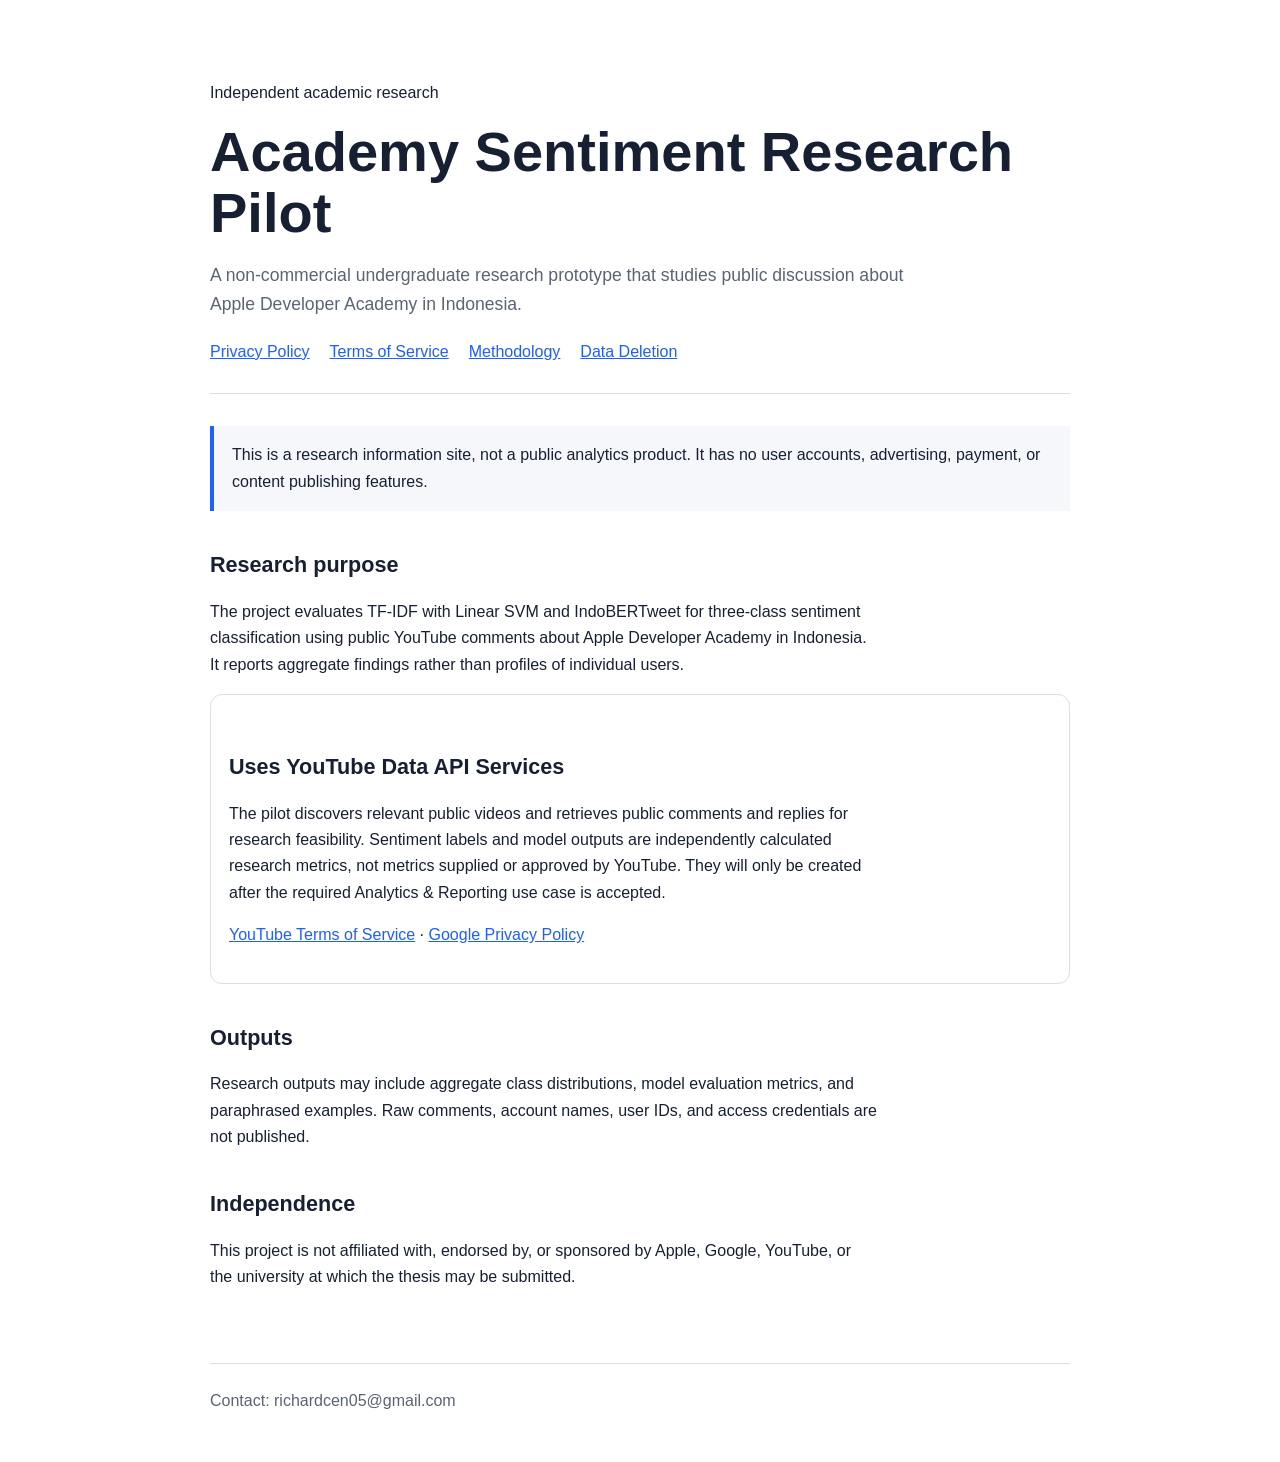
<file: index.html>
<!doctype html>
<html lang="en">
<head>
  <meta charset="utf-8">
  <meta name="viewport" content="width=device-width, initial-scale=1">
  <title>Academy Sentiment Research Pilot</title>
  <link rel="stylesheet" href="styles.css">
</head>
<body>
  <header>
    <p>Independent academic research</p>
    <h1>Academy Sentiment Research Pilot</h1>
    <p class="lede">A non-commercial undergraduate research prototype that studies public discussion about Apple Developer Academy in Indonesia.</p>
    <nav aria-label="Legal and policy pages">
      <a href="privacy.html">Privacy Policy</a>
      <a href="terms.html">Terms of Service</a>
      <a href="methodology.html">Methodology</a>
      <a href="data-deletion.html">Data Deletion</a>
    </nav>
  </header>
  <main>
    <div class="notice">This is a research information site, not a public analytics product. It has no user accounts, advertising, payment, or content publishing features.</div>

    <h2>Research purpose</h2>
    <p>The project evaluates TF-IDF with Linear SVM and IndoBERTweet for three-class sentiment classification using public YouTube comments about Apple Developer Academy in Indonesia. It reports aggregate findings rather than profiles of individual users.</p>

    <section class="service">
      <h2>Uses YouTube Data API Services</h2>
      <p>The pilot discovers relevant public videos and retrieves public comments and replies for research feasibility. Sentiment labels and model outputs are independently calculated research metrics, not metrics supplied or approved by YouTube. They will only be created after the required Analytics &amp; Reporting use case is accepted.</p>
      <p><a href="https://www.youtube.com/t/terms">YouTube Terms of Service</a> · <a href="https://policies.google.com/privacy">Google Privacy Policy</a></p>
    </section>

    <h2>Outputs</h2>
    <p>Research outputs may include aggregate class distributions, model evaluation metrics, and paraphrased examples. Raw comments, account names, user IDs, and access credentials are not published.</p>

    <h2>Independence</h2>
    <p>This project is not affiliated with, endorsed by, or sponsored by Apple, Google, YouTube, or the university at which the thesis may be submitted.</p>
  </main>
  <footer>Contact: richardcen05@gmail.com</footer>
</body>
</html>
</file>
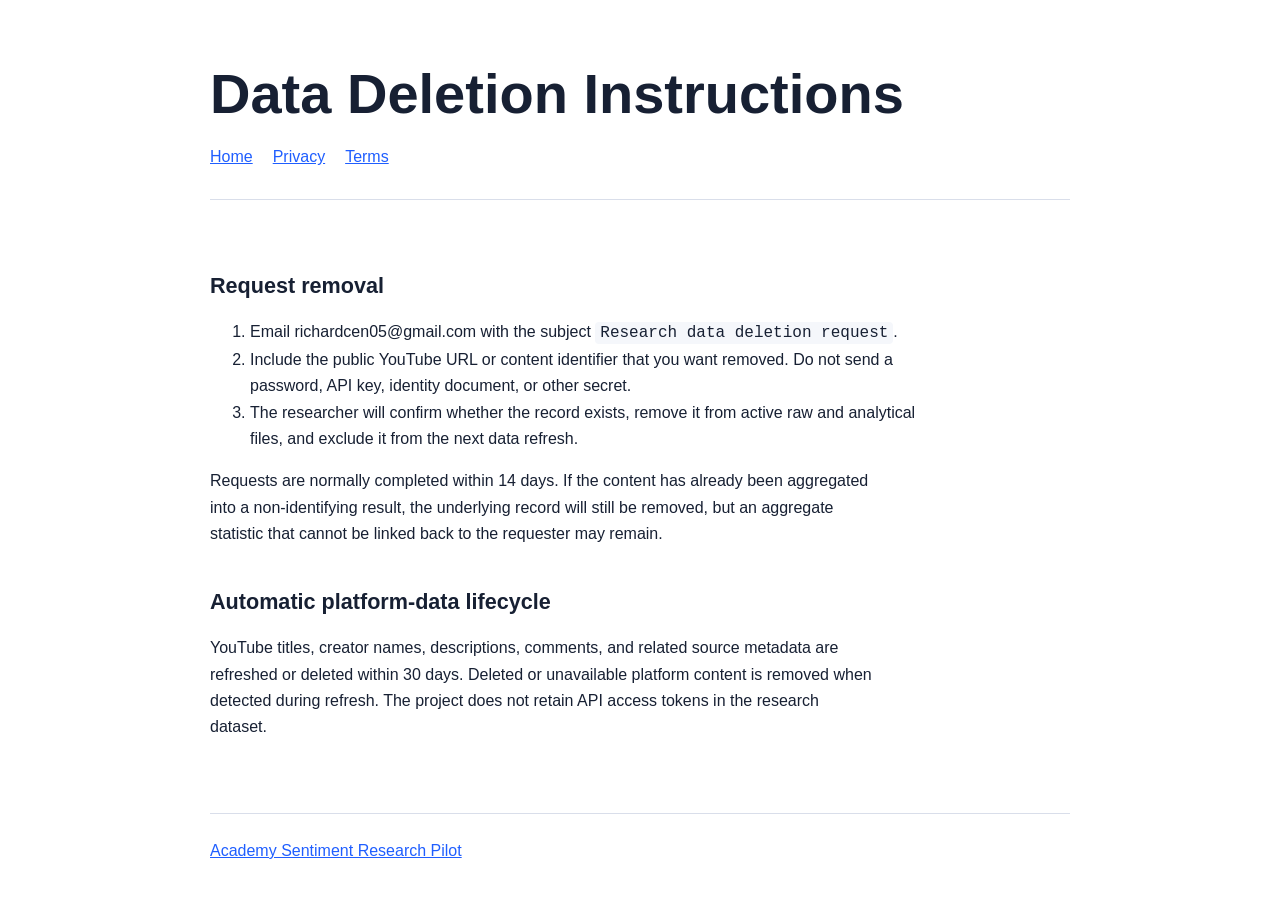
<file: data-deletion.html>
<!doctype html>
<html lang="en">
<head>
  <meta charset="utf-8">
  <meta name="viewport" content="width=device-width, initial-scale=1">
  <title>Data Deletion — Academy Sentiment Research Pilot</title>
  <link rel="stylesheet" href="styles.css">
</head>
<body>
  <header>
    <h1>Data Deletion Instructions</h1>
    <nav><a href="index.html">Home</a><a href="privacy.html">Privacy</a><a href="terms.html">Terms</a></nav>
  </header>
  <main>
    <h2>Request removal</h2>
    <ol>
      <li>Email richardcen05@gmail.com with the subject <code>Research data deletion request</code>.</li>
      <li>Include the public YouTube URL or content identifier that you want removed. Do not send a password, API key, identity document, or other secret.</li>
      <li>The researcher will confirm whether the record exists, remove it from active raw and analytical files, and exclude it from the next data refresh.</li>
    </ol>
    <p>Requests are normally completed within 14 days. If the content has already been aggregated into a non-identifying result, the underlying record will still be removed, but an aggregate statistic that cannot be linked back to the requester may remain.</p>

    <h2>Automatic platform-data lifecycle</h2>
    <p>YouTube titles, creator names, descriptions, comments, and related source metadata are refreshed or deleted within 30 days. Deleted or unavailable platform content is removed when detected during refresh. The project does not retain API access tokens in the research dataset.</p>
  </main>
  <footer><a href="index.html">Academy Sentiment Research Pilot</a></footer>
</body>
</html>
</file>
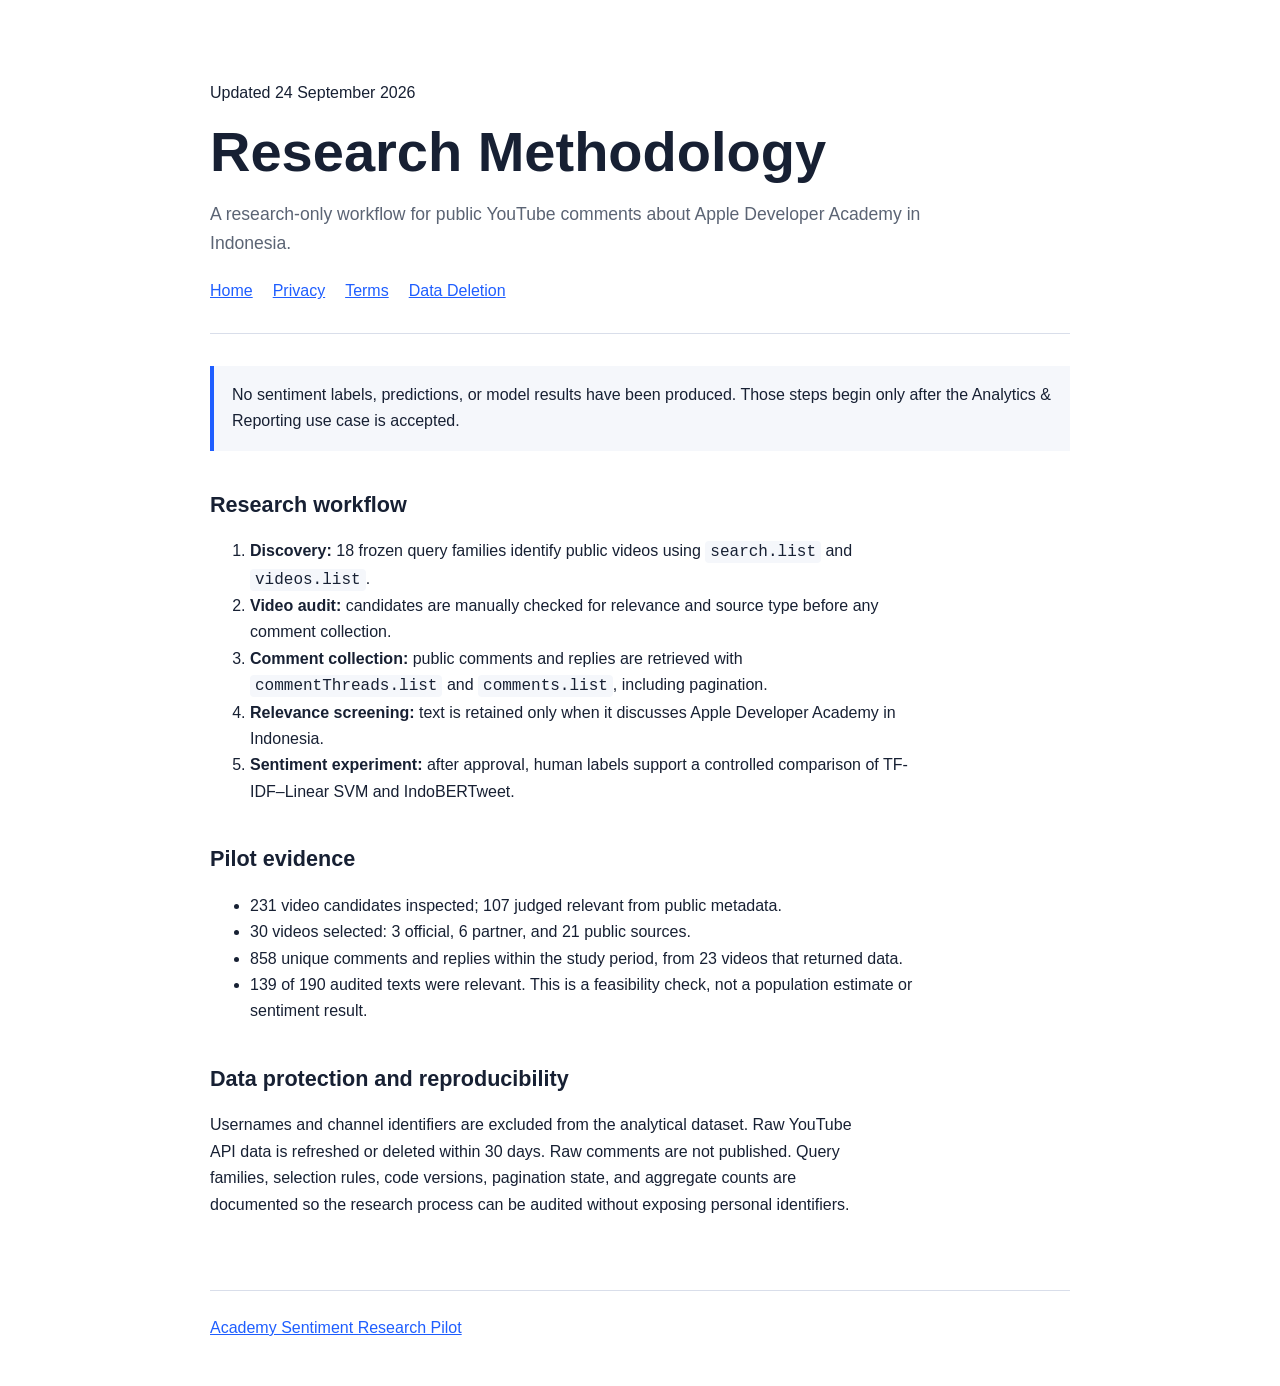
<file: methodology.html>
<!doctype html>
<html lang="en">
<head>
  <meta charset="utf-8">
  <meta name="viewport" content="width=device-width, initial-scale=1">
  <title>Research Methodology — Academy Sentiment Research Pilot</title>
  <link rel="stylesheet" href="styles.css">
</head>
<body>
  <header>
    <p>Updated 24 September 2026</p>
    <h1>Research Methodology</h1>
    <p class="lede">A research-only workflow for public YouTube comments about Apple Developer Academy in Indonesia.</p>
    <nav><a href="index.html">Home</a><a href="privacy.html">Privacy</a><a href="terms.html">Terms</a><a href="data-deletion.html">Data Deletion</a></nav>
  </header>
  <main>
    <div class="notice">No sentiment labels, predictions, or model results have been produced. Those steps begin only after the Analytics &amp; Reporting use case is accepted.</div>

    <h2>Research workflow</h2>
    <ol>
      <li><strong>Discovery:</strong> 18 frozen query families identify public videos using <code>search.list</code> and <code>videos.list</code>.</li>
      <li><strong>Video audit:</strong> candidates are manually checked for relevance and source type before any comment collection.</li>
      <li><strong>Comment collection:</strong> public comments and replies are retrieved with <code>commentThreads.list</code> and <code>comments.list</code>, including pagination.</li>
      <li><strong>Relevance screening:</strong> text is retained only when it discusses Apple Developer Academy in Indonesia.</li>
      <li><strong>Sentiment experiment:</strong> after approval, human labels support a controlled comparison of TF-IDF–Linear SVM and IndoBERTweet.</li>
    </ol>

    <h2>Pilot evidence</h2>
    <ul>
      <li>231 video candidates inspected; 107 judged relevant from public metadata.</li>
      <li>30 videos selected: 3 official, 6 partner, and 21 public sources.</li>
      <li>858 unique comments and replies within the study period, from 23 videos that returned data.</li>
      <li>139 of 190 audited texts were relevant. This is a feasibility check, not a population estimate or sentiment result.</li>
    </ul>

    <h2>Data protection and reproducibility</h2>
    <p>Usernames and channel identifiers are excluded from the analytical dataset. Raw YouTube API data is refreshed or deleted within 30 days. Raw comments are not published. Query families, selection rules, code versions, pagination state, and aggregate counts are documented so the research process can be audited without exposing personal identifiers.</p>
  </main>
  <footer><a href="index.html">Academy Sentiment Research Pilot</a></footer>
</body>
</html>
</file>
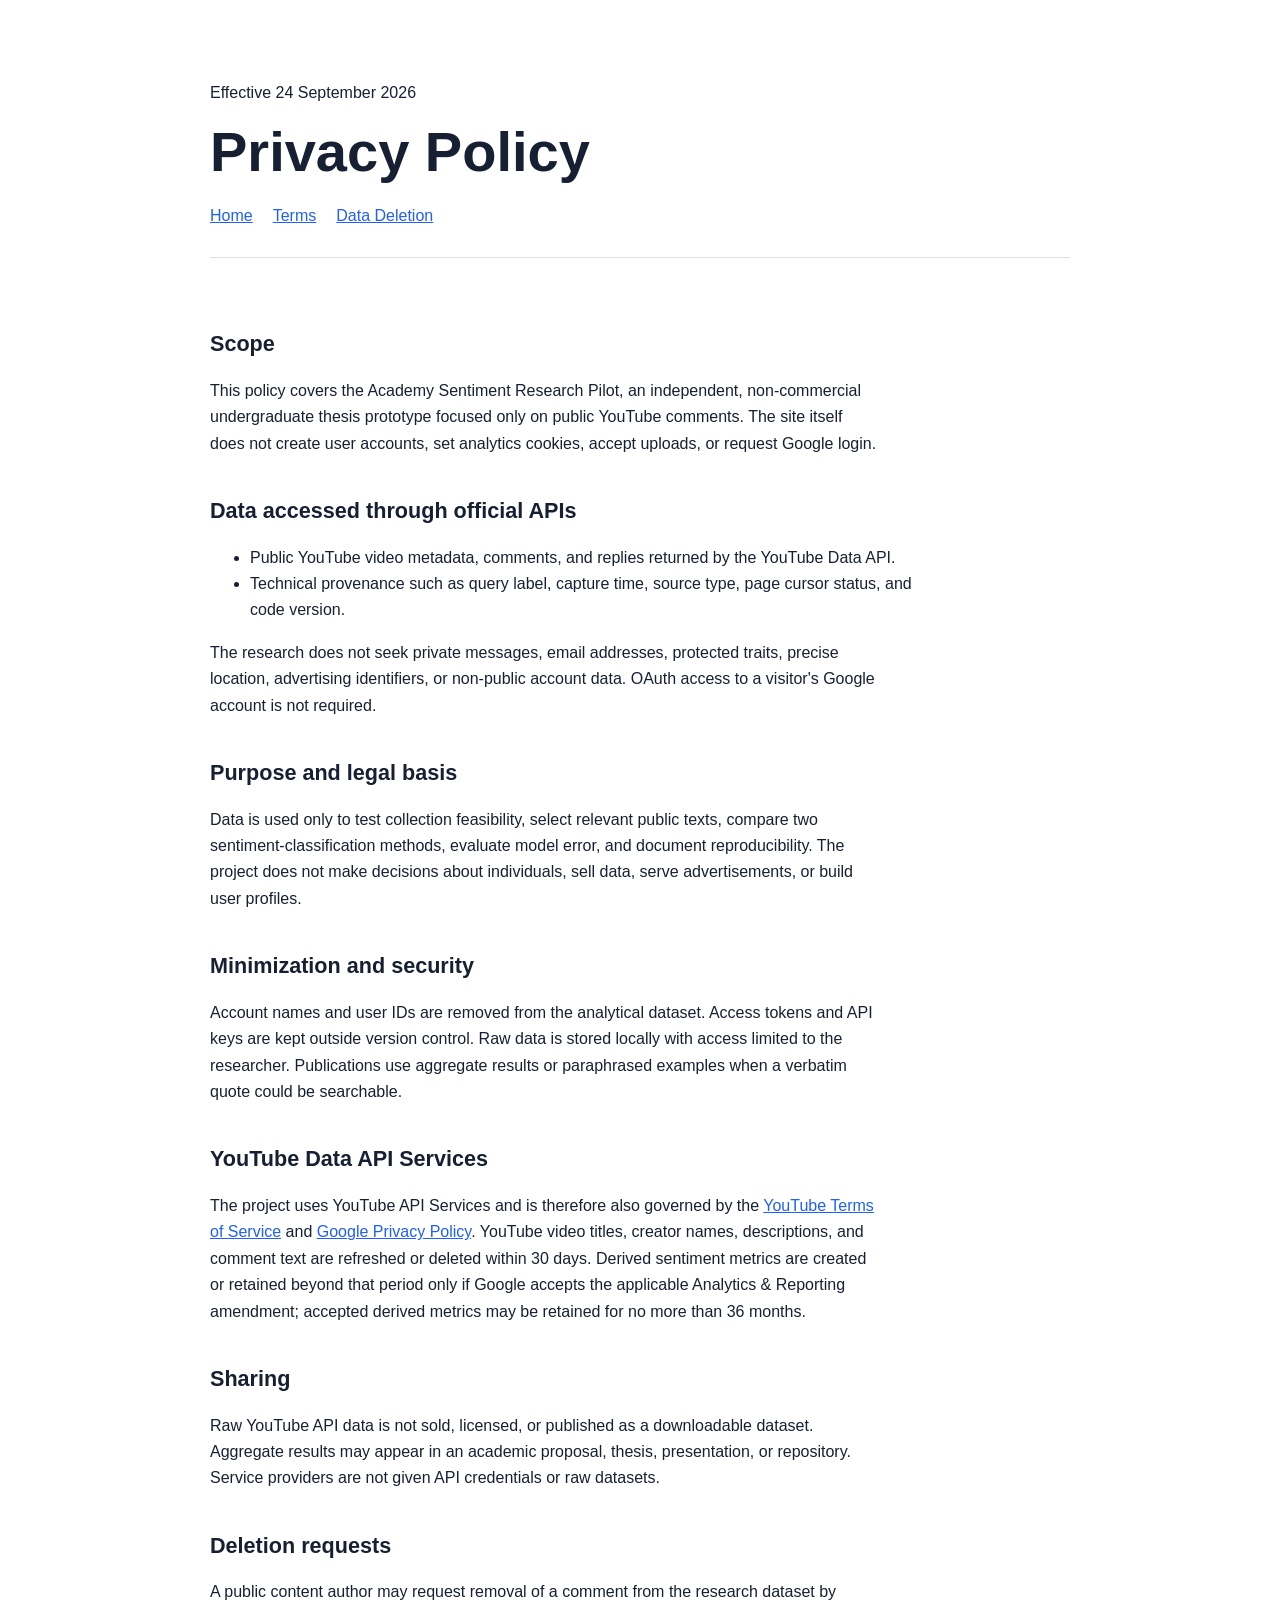
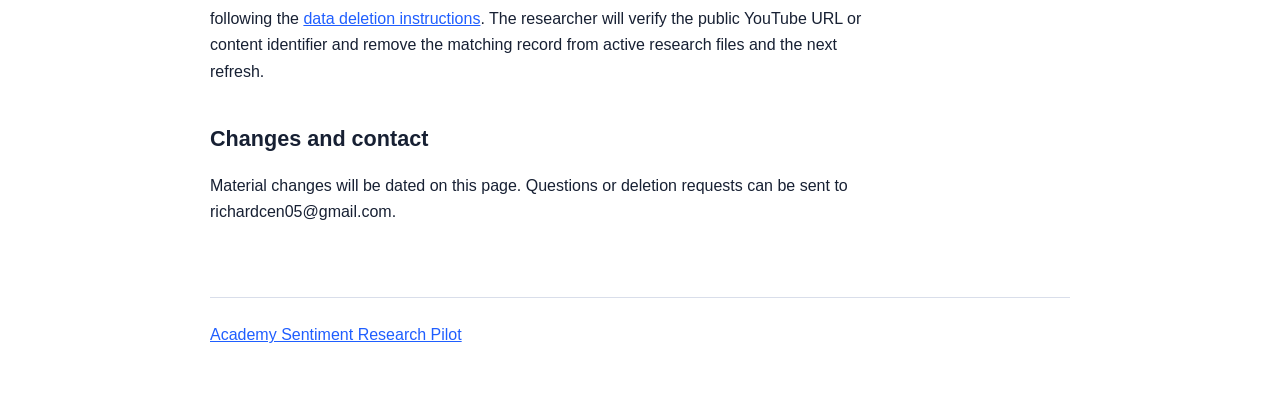
<file: privacy.html>
<!doctype html>
<html lang="en">
<head>
  <meta charset="utf-8">
  <meta name="viewport" content="width=device-width, initial-scale=1">
  <title>Privacy Policy — Academy Sentiment Research Pilot</title>
  <link rel="stylesheet" href="styles.css">
</head>
<body>
  <header>
    <p>Effective 24 September 2026</p>
    <h1>Privacy Policy</h1>
    <nav><a href="index.html">Home</a><a href="terms.html">Terms</a><a href="data-deletion.html">Data Deletion</a></nav>
  </header>
  <main>
    <h2>Scope</h2>
    <p>This policy covers the Academy Sentiment Research Pilot, an independent, non-commercial undergraduate thesis prototype focused only on public YouTube comments. The site itself does not create user accounts, set analytics cookies, accept uploads, or request Google login.</p>

    <h2>Data accessed through official APIs</h2>
    <ul>
      <li>Public YouTube video metadata, comments, and replies returned by the YouTube Data API.</li>
      <li>Technical provenance such as query label, capture time, source type, page cursor status, and code version.</li>
    </ul>
    <p>The research does not seek private messages, email addresses, protected traits, precise location, advertising identifiers, or non-public account data. OAuth access to a visitor's Google account is not required.</p>

    <h2>Purpose and legal basis</h2>
    <p>Data is used only to test collection feasibility, select relevant public texts, compare two sentiment-classification methods, evaluate model error, and document reproducibility. The project does not make decisions about individuals, sell data, serve advertisements, or build user profiles.</p>

    <h2>Minimization and security</h2>
    <p>Account names and user IDs are removed from the analytical dataset. Access tokens and API keys are kept outside version control. Raw data is stored locally with access limited to the researcher. Publications use aggregate results or paraphrased examples when a verbatim quote could be searchable.</p>

    <h2>YouTube Data API Services</h2>
    <p>The project uses YouTube API Services and is therefore also governed by the <a href="https://www.youtube.com/t/terms">YouTube Terms of Service</a> and <a href="https://policies.google.com/privacy">Google Privacy Policy</a>. YouTube video titles, creator names, descriptions, and comment text are refreshed or deleted within 30 days. Derived sentiment metrics are created or retained beyond that period only if Google accepts the applicable Analytics &amp; Reporting amendment; accepted derived metrics may be retained for no more than 36 months.</p>

    <h2>Sharing</h2>
    <p>Raw YouTube API data is not sold, licensed, or published as a downloadable dataset. Aggregate results may appear in an academic proposal, thesis, presentation, or repository. Service providers are not given API credentials or raw datasets.</p>

    <h2>Deletion requests</h2>
    <p>A public content author may request removal of a comment from the research dataset by following the <a href="data-deletion.html">data deletion instructions</a>. The researcher will verify the public YouTube URL or content identifier and remove the matching record from active research files and the next refresh.</p>

    <h2>Changes and contact</h2>
    <p>Material changes will be dated on this page. Questions or deletion requests can be sent to richardcen05@gmail.com.</p>
  </main>
  <footer><a href="index.html">Academy Sentiment Research Pilot</a></footer>
</body>
</html>
</file>
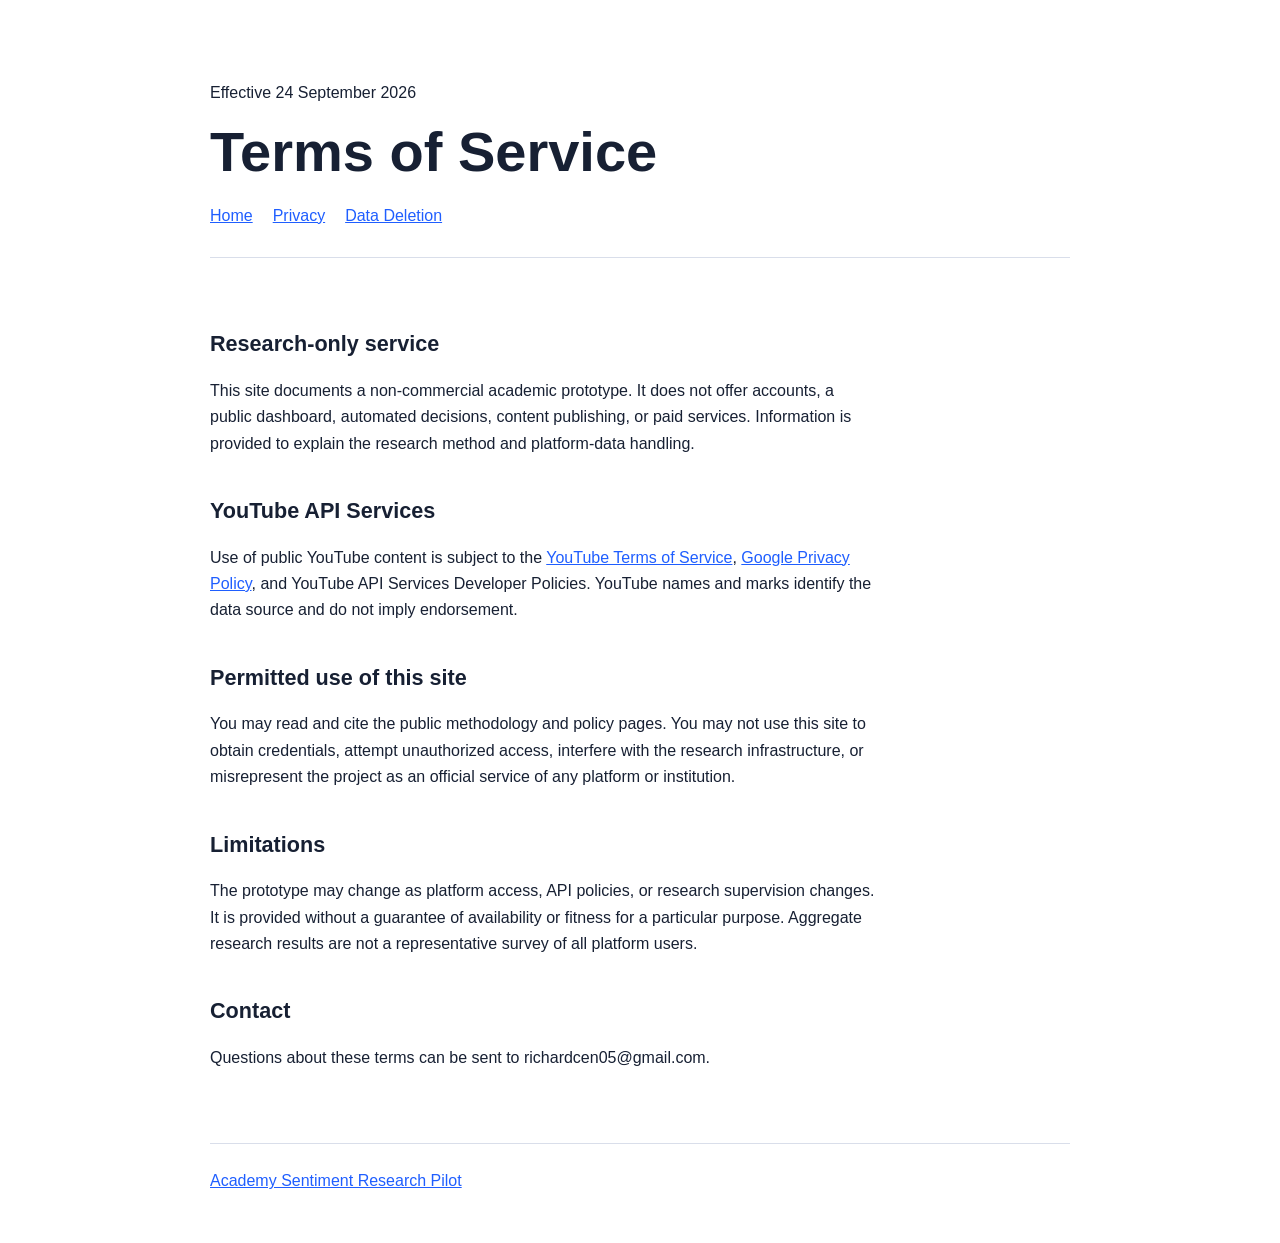
<file: terms.html>
<!doctype html>
<html lang="en">
<head>
  <meta charset="utf-8">
  <meta name="viewport" content="width=device-width, initial-scale=1">
  <title>Terms of Service — Academy Sentiment Research Pilot</title>
  <link rel="stylesheet" href="styles.css">
</head>
<body>
  <header>
    <p>Effective 24 September 2026</p>
    <h1>Terms of Service</h1>
    <nav><a href="index.html">Home</a><a href="privacy.html">Privacy</a><a href="data-deletion.html">Data Deletion</a></nav>
  </header>
  <main>
    <h2>Research-only service</h2>
    <p>This site documents a non-commercial academic prototype. It does not offer accounts, a public dashboard, automated decisions, content publishing, or paid services. Information is provided to explain the research method and platform-data handling.</p>

    <h2>YouTube API Services</h2>
    <p>Use of public YouTube content is subject to the <a href="https://www.youtube.com/t/terms">YouTube Terms of Service</a>, <a href="https://policies.google.com/privacy">Google Privacy Policy</a>, and YouTube API Services Developer Policies. YouTube names and marks identify the data source and do not imply endorsement.</p>

    <h2>Permitted use of this site</h2>
    <p>You may read and cite the public methodology and policy pages. You may not use this site to obtain credentials, attempt unauthorized access, interfere with the research infrastructure, or misrepresent the project as an official service of any platform or institution.</p>

    <h2>Limitations</h2>
    <p>The prototype may change as platform access, API policies, or research supervision changes. It is provided without a guarantee of availability or fitness for a particular purpose. Aggregate research results are not a representative survey of all platform users.</p>

    <h2>Contact</h2>
    <p>Questions about these terms can be sent to richardcen05@gmail.com.</p>
  </main>
  <footer><a href="index.html">Academy Sentiment Research Pilot</a></footer>
</body>
</html>
</file>
<file: styles.css>
:root {
  color-scheme: light;
  --ink: #172033;
  --muted: #5b6474;
  --line: #d9deea;
  --accent: #1f5eff;
  --surface: #f5f7fb;
}

* { box-sizing: border-box; }
body {
  margin: 0;
  color: var(--ink);
  background: #fff;
  font: 16px/1.65 -apple-system, BlinkMacSystemFont, "Segoe UI", sans-serif;
}
main, header, footer { width: min(860px, calc(100% - 40px)); margin: 0 auto; }
header { padding: 64px 0 28px; border-bottom: 1px solid var(--line); }
main { padding: 32px 0 56px; }
footer { padding: 24px 0 48px; border-top: 1px solid var(--line); color: var(--muted); }
h1 { margin: 0 0 12px; font-size: clamp(2rem, 7vw, 3.5rem); line-height: 1.08; }
h2 { margin: 36px 0 8px; font-size: 1.35rem; }
p, li { max-width: 75ch; }
a { color: var(--accent); }
nav { display: flex; flex-wrap: wrap; gap: 12px 20px; margin-top: 20px; }
.lede { color: var(--muted); font-size: 1.1rem; }
.notice { padding: 16px 18px; background: var(--surface); border-left: 4px solid var(--accent); }
.service-list { display: grid; grid-template-columns: repeat(auto-fit, minmax(220px, 1fr)); gap: 14px; margin: 24px 0; }
.service { padding: 18px; border: 1px solid var(--line); border-radius: 12px; }
code { background: var(--surface); padding: 2px 5px; border-radius: 4px; }
</file>
